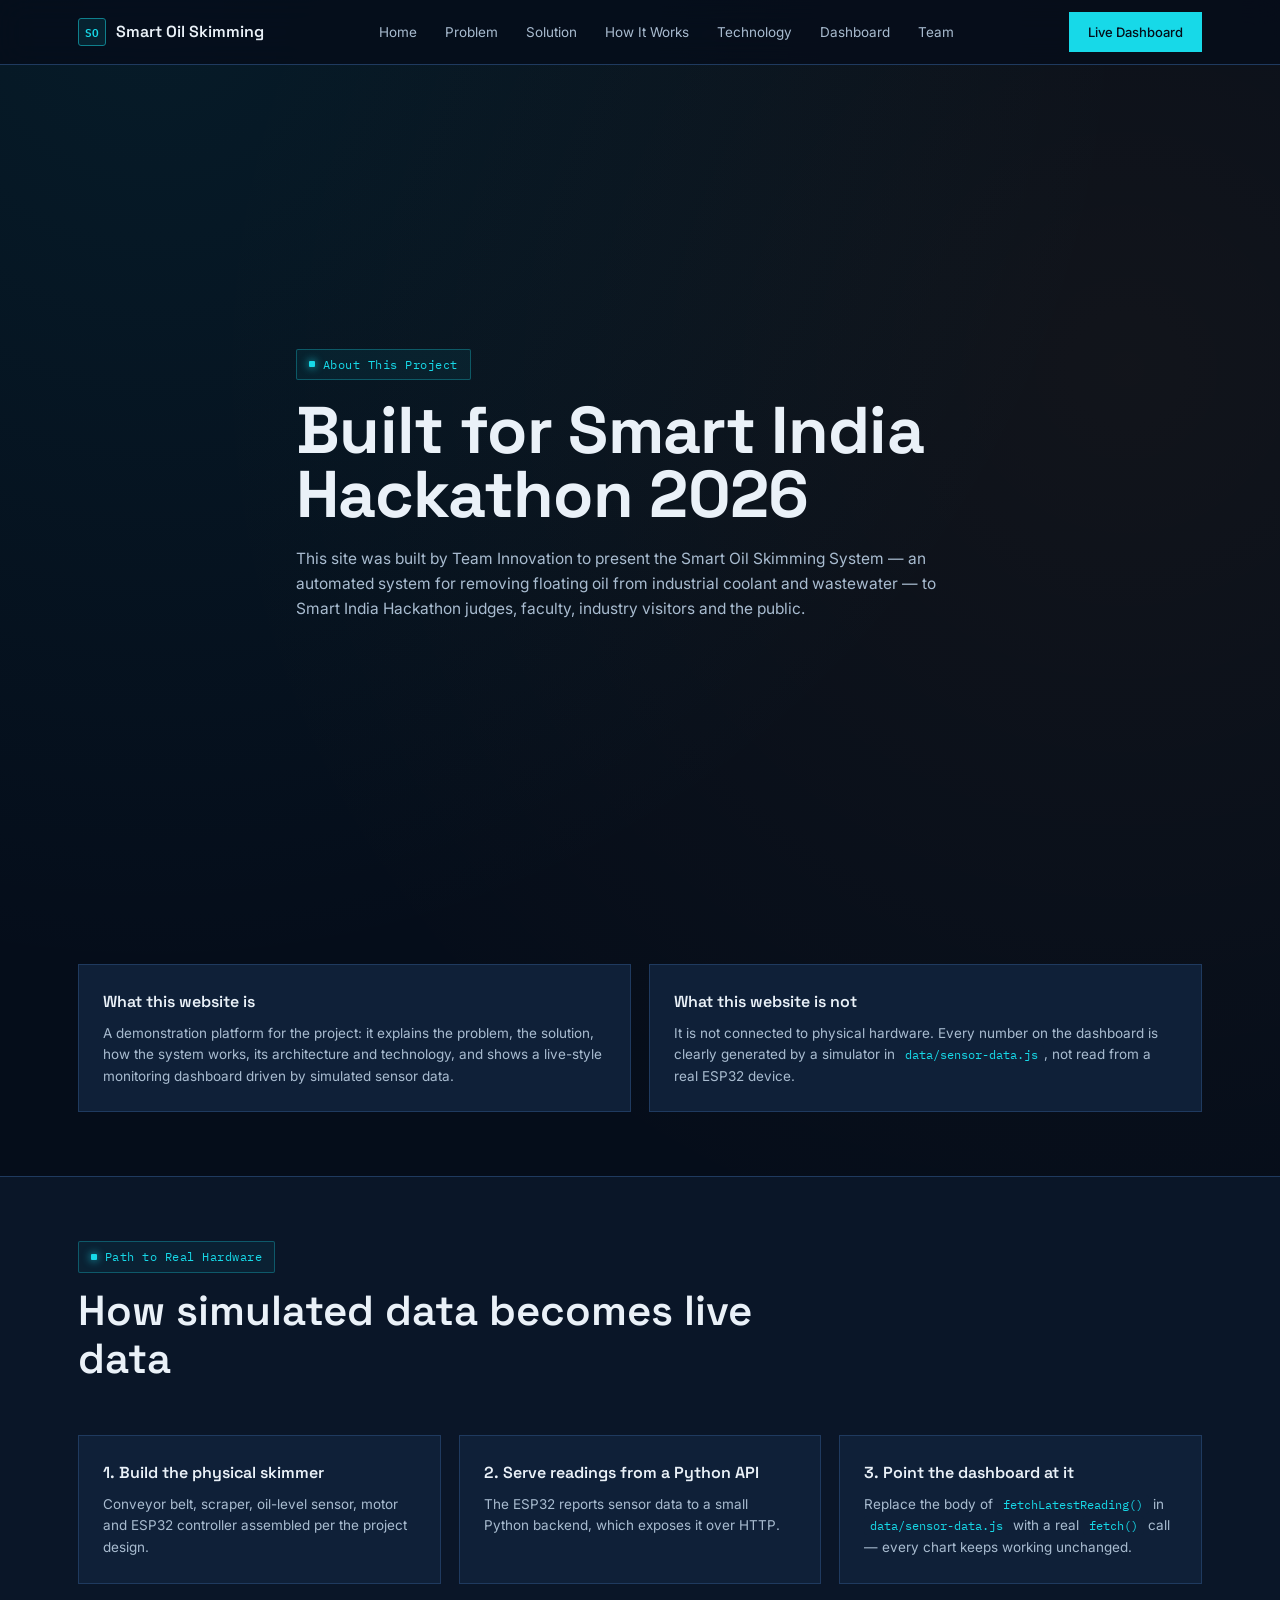
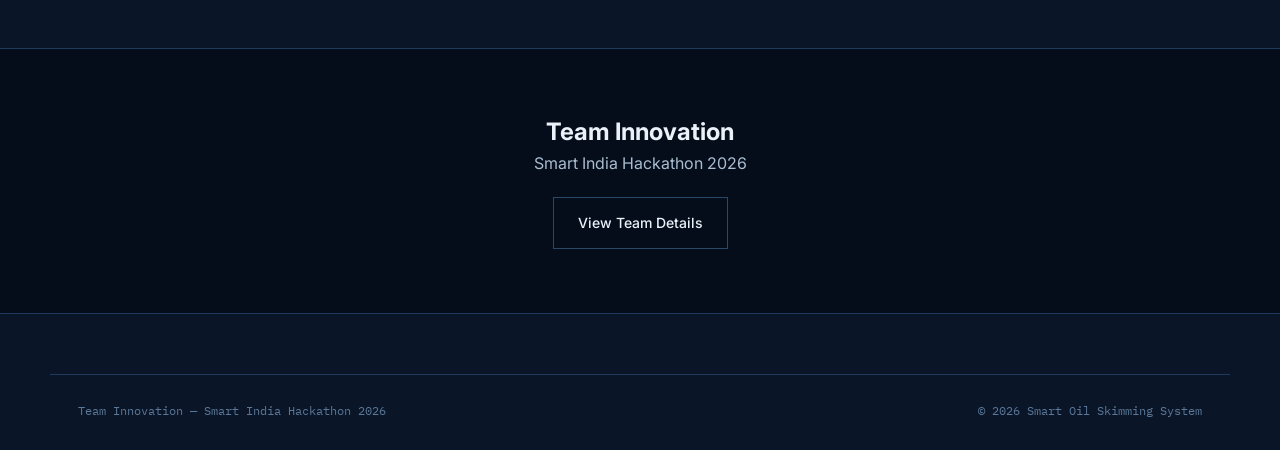
<file: smart-oil-skimming/about.html>
<!DOCTYPE html>
<html lang="en">
<head>
<meta charset="UTF-8">
<meta name="viewport" content="width=device-width, initial-scale=1.0">
<title>About the Project — Smart Oil Skimming System</title>
<link href="https://fonts.googleapis.com/css2?family=Space+Grotesk:wght@500;600;700&family=Inter:wght@400;500;600;700&family=IBM+Plex+Mono:wght@400;500&display=swap" rel="stylesheet">
<link rel="stylesheet" href="css/style.css">
<link rel="stylesheet" href="css/responsive.css">
</head>
<body>

<nav class="navbar">
  <div class="nav-inner">
    <a href="index.html" class="logo"><span class="mark">SO</span>Smart Oil Skimming</a>
    <ul class="nav-links">
      <li><a href="index.html#home">Home</a></li>
      <li><a href="index.html#problem">Problem</a></li>
      <li><a href="index.html#solution">Solution</a></li>
      <li><a href="index.html#how-it-works">How It Works</a></li>
      <li><a href="index.html#technology">Technology</a></li>
      <li><a href="dashboard.html">Dashboard</a></li>
      <li><a href="index.html#team">Team</a></li>
    </ul>
    <div class="nav-cta">
      <a href="dashboard.html" class="btn btn-primary">Live Dashboard</a>
      <button class="hamburger" aria-label="Toggle menu"><span></span><span></span><span></span></button>
    </div>
  </div>
</nav>

<main>
  <section class="hero" style="padding:150px 0 80px;">
    <div class="wrap">
      <span class="eyebrow">About This Project</span>
      <h1 style="font-size:var(--step-3); max-width:16ch;">Built for Smart India Hackathon 2026</h1>
      <p class="lede" style="max-width:64ch;">This site was built by Team Innovation to present the Smart Oil Skimming System — an automated system for removing floating oil from industrial coolant and wastewater — to Smart India Hackathon judges, faculty, industry visitors and the public.</p>
    </div>
  </section>

  <section class="tight">
    <div class="wrap grid-2">
      <div class="card reveal">
        <h3>What this website is</h3>
        <p>A demonstration platform for the project: it explains the problem, the solution, how the system works, its architecture and technology, and shows a live-style monitoring dashboard driven by simulated sensor data.</p>
      </div>
      <div class="card reveal">
        <h3>What this website is not</h3>
        <p>It is not connected to physical hardware. Every number on the dashboard is clearly generated by a simulator in <code>data/sensor-data.js</code>, not read from a real ESP32 device.</p>
      </div>
    </div>
  </section>

  <section class="tight problem">
    <div class="wrap">
      <div class="section-head reveal">
        <span class="eyebrow">Path to Real Hardware</span>
        <h2>How simulated data becomes live data</h2>
      </div>
      <div class="grid-3">
        <div class="card reveal"><h3>1. Build the physical skimmer</h3><p>Conveyor belt, scraper, oil-level sensor, motor and ESP32 controller assembled per the project design.</p></div>
        <div class="card reveal"><h3>2. Serve readings from a Python API</h3><p>The ESP32 reports sensor data to a small Python backend, which exposes it over HTTP.</p></div>
        <div class="card reveal"><h3>3. Point the dashboard at it</h3><p>Replace the body of <code>fetchLatestReading()</code> in <code>data/sensor-data.js</code> with a real <code>fetch()</code> call — every chart keeps working unchanged.</p></div>
      </div>
    </div>
  </section>

  <section class="tight text-center" style="max-width:700px;">
    <div class="wrap">
      <h2>Team Innovation</h2>
      <p style="color:var(--steel-200);">Smart India Hackathon 2026</p>
      <a href="index.html#team" class="btn btn-ghost" style="margin-top:20px;">View Team Details</a>
    </div>
  </section>
</main>

<footer>
  <div class="wrap footer-bottom" style="border-top:var(--border-hair); padding-top:26px;">
    <span>Team Innovation — Smart India Hackathon 2026</span>
    <span>© 2026 Smart Oil Skimming System</span>
  </div>
</footer>

<script src="js/main.js"></script>
<script src="js/animations.js"></script>
</body>
</html>
</file>
<file: smart-oil-skimming/css/style.css>
/* ==========================================================================
   SMART OIL SKIMMING SYSTEM — Core Stylesheet
   Design language: industrial blueprint / live telemetry.
   Palette: deep navy + white + cyan (tech) + green (eco) + amber (oil)
   ========================================================================== */

:root{
  --navy-950:#050d1a;
  --navy-900:#0a1628;
  --navy-800:#0f2038;
  --navy-700:#152a49;
  --steel-500:#5b7899;
  --steel-300:#7f97b3;
  --steel-200:#a9bcd0;
  --white:#eaf1f8;
  --cyan-400:#17d9e8;
  --cyan-600:#0f7f8c;
  --amber-400:#ff9f2e;
  --amber-300:#ffbf6b;
  --green-400:#35c98d;
  --red-400:#ff5c5c;

  --border-hair: 1px solid #1f3a5f;

  --font-display:'Space Grotesk', 'Arial Narrow', sans-serif;
  --font-body:'Inter', -apple-system, BlinkMacSystemFont, sans-serif;
  --font-mono:'IBM Plex Mono', 'Courier New', monospace;
  --step-3: clamp(38px, 5.4vw, 66px);
  --step-2: clamp(28px, 3.6vw, 42px);
  --step-1: 22px;

  --container: 1180px;
}

*,*::before,*::after{box-sizing:border-box;margin:0;padding:0;}
html{scroll-behavior:smooth;}
@media (prefers-reduced-motion: reduce){
  html{scroll-behavior:auto;}
  *{animation-duration:.001ms !important;animation-iteration-count:1 !important;transition-duration:.001ms !important;}
}

body{
  background:
    radial-gradient(circle at 12% 0%, rgba(23,217,232,0.07), transparent 42%),
    radial-gradient(circle at 88% 18%, rgba(255,159,46,0.05), transparent 46%),
    var(--navy-950);
  color:var(--white);
  font-family:var(--font-body);
  font-size:16px;
  line-height:1.6;
  -webkit-font-smoothing:antialiased;
  overflow-x:hidden;
}

img{max-width:100%;display:block;}
a{color:inherit;text-decoration:none;}
ul{list-style:none;}
code{font-family:var(--font-mono);background:var(--navy-800);padding:2px 6px;border-radius:3px;font-size:0.9em;color:var(--cyan-400);}
:focus-visible{outline:2px solid var(--cyan-400);outline-offset:2px;}
.mono{font-family:var(--font-mono);}

.wrap{max-width:var(--container);margin:0 auto;padding:0 28px;}

section{padding:100px 0;position:relative;}
section.tight{padding:64px 0;}
section.problem{background:var(--navy-900);border-top:var(--border-hair);border-bottom:var(--border-hair);}
section.applications{background:var(--navy-900);border-top:var(--border-hair);border-bottom:var(--border-hair);}
.text-center{text-align:center;margin-left:auto;margin-right:auto;}

.eyebrow{
  display:inline-flex;align-items:center;gap:8px;font-family:var(--font-mono);font-size:12px;
  letter-spacing:0.04em;color:var(--cyan-400);border:1px solid rgba(23,217,232,0.3);
  padding:5px 12px;border-radius:2px;background:rgba(23,217,232,0.06);
}
.eyebrow::before{content:"";width:6px;height:6px;background:var(--cyan-400);box-shadow:0 0 8px var(--cyan-400);border-radius:1px;}

.section-head{max-width:680px;margin-bottom:52px;}
.section-head h2{font-family:var(--font-display);font-size:var(--step-2);font-weight:600;line-height:1.15;margin-top:14px;}
.section-head p{color:var(--steel-200);font-size:16.5px;margin-top:14px;max-width:560px;}

.divider-glow{border:none;height:1px;background:linear-gradient(90deg, transparent, var(--cyan-600), transparent);opacity:0.5;}

/* NAVBAR */
.navbar{
  position:fixed;top:0;left:0;right:0;z-index:200;
  background:rgba(5,13,26,0.82);backdrop-filter:blur(14px);border-bottom:var(--border-hair);
  transition:box-shadow .2s ease;
}
.nav-inner{max-width:var(--container);margin:0 auto;padding:0 28px;height:64px;display:flex;align-items:center;justify-content:space-between;}
.logo{display:flex;align-items:center;gap:10px;font-family:var(--font-display);font-weight:600;font-size:16px;color:var(--white);}
.logo .mark{
  width:28px;height:28px;display:inline-flex;align-items:center;justify-content:center;
  background:rgba(23,217,232,0.1);border:1px solid var(--cyan-600);color:var(--cyan-400);
  font-family:var(--font-mono);font-size:11px;border-radius:3px;
}
.nav-links{display:flex;gap:2px;align-items:center;}
.nav-links a{font-size:13.5px;color:var(--steel-200);padding:9px 13px;border-radius:2px;transition:color .18s ease;position:relative;}
.nav-links a:hover,.nav-links a.active{color:var(--white);}
.nav-links a.active::after{content:"";position:absolute;left:13px;right:13px;bottom:4px;height:1px;background:var(--cyan-400);}
.nav-cta{display:flex;align-items:center;gap:14px;}
.nav-cta .btn-ghost{padding:8px 14px;}
.nav-cta .btn-primary{padding:9px 18px;font-size:13px;}

.hamburger{display:none;flex-direction:column;gap:5px;background:none;border:none;padding:8px;}
.hamburger span{width:20px;height:2px;background:var(--white);display:block;transition:transform .2s ease, opacity .2s ease;}
.hamburger.open span:nth-child(1){transform:translateY(7px) rotate(45deg);}
.hamburger.open span:nth-child(2){opacity:0;}
.hamburger.open span:nth-child(3){transform:translateY(-7px) rotate(-45deg);}

/* BUTTONS */
.btn{
  padding:14px 24px;font-size:14px;font-weight:500;border:1px solid transparent;
  display:inline-flex;align-items:center;gap:10px;transition:all .18s ease;font-family:var(--font-body);
}
.btn-primary{background:var(--cyan-400);color:var(--navy-950);}
.btn-primary:hover{box-shadow:0 8px 26px rgba(23,217,232,0.3);transform:translateY(-1px);}
.btn-ghost{border:1px solid #274866;color:var(--white);background:none;}
.btn-ghost:hover{border-color:var(--cyan-400);color:var(--cyan-400);}

/* HERO */
.hero{min-height:100vh;display:flex;align-items:center;padding:120px 0 60px;}
.hero-grid{display:grid;grid-template-columns:1.05fr 0.95fr;gap:56px;align-items:center;}
.hero h1{font-family:var(--font-display);font-size:var(--step-3);line-height:0.98;font-weight:700;letter-spacing:-0.01em;margin-top:18px;}
.sub-lines{font-family:var(--font-mono);font-size:14.5px;color:var(--cyan-400);margin-top:20px;line-height:1.85;}
.lede{margin-top:20px;color:var(--steel-200);max-width:480px;font-size:15.5px;}
.hero-actions{display:flex;gap:14px;margin-top:34px;flex-wrap:wrap;}
.hero-stats{display:flex;gap:30px;margin-top:42px;flex-wrap:wrap;}
.hero-stats .stat{border-left:var(--border-hair);padding-left:14px;}
.hero-stats b{font-family:var(--font-mono);font-size:22px;color:var(--cyan-400);display:block;}
.hero-stats span{font-size:12.5px;color:var(--steel-500);}

.hero-visual{border:var(--border-hair);background:linear-gradient(180deg, rgba(15,32,56,0.6), rgba(5,13,26,0.7));padding:18px;}
.panel-label{display:flex;justify-content:space-between;font-family:var(--font-mono);font-size:10.5px;color:var(--steel-500);margin-bottom:10px;letter-spacing:0.03em;}
.dot-live{width:6px;height:6px;border-radius:50%;background:var(--green-400);display:inline-block;margin-right:6px;box-shadow:0 0 8px var(--green-400);animation:pulse 1.6s infinite;}
@keyframes pulse{0%,100%{opacity:1;}50%{opacity:.25;}}
.hero-visual svg{width:100%;height:auto;}
.flow-oil{animation:flowMove 2.4s ease-in-out infinite;}
@keyframes flowMove{0%,100%{opacity:0.55;}50%{opacity:1;}}
.scan-line{animation:scanMove 1.8s ease-in-out infinite;}
@keyframes scanMove{0%,100%{transform:translateY(0);}50%{transform:translateY(-3px);}}

/* GRIDS / CARDS */
.grid-5{display:grid;grid-template-columns:repeat(5,1fr);gap:16px;}
.grid-3{display:grid;grid-template-columns:repeat(3,1fr);gap:18px;}
.grid-2{display:grid;grid-template-columns:1fr 1fr;gap:18px;}
.card{border:var(--border-hair);background:var(--navy-800);padding:24px;transition:transform .2s ease, border-color .2s ease;}
.card:hover{transform:translateY(-4px);border-color:var(--cyan-600);}
.card .icon{width:34px;height:34px;display:flex;align-items:center;justify-content:center;font-size:19px;color:var(--amber-400);margin-bottom:16px;}
.card h3{font-family:var(--font-display);font-size:16px;font-weight:600;margin-bottom:8px;}
.card p{font-size:13.5px;color:var(--steel-200);}

/* SOLUTION FLOW */
.solution-layout{display:grid;grid-template-columns:0.9fr 1.1fr;gap:64px;align-items:start;}
.flow-diagram{display:flex;flex-direction:column;align-items:stretch;}
.flow-node{padding:14px 18px;border:var(--border-hair);background:var(--navy-800);font-family:var(--font-mono);font-size:13px;letter-spacing:0.03em;text-align:center;}
.flow-node.amber{border-color:rgba(255,159,46,0.4);color:var(--amber-300);}
.flow-arrow{text-align:center;color:var(--cyan-600);font-family:var(--font-mono);padding:4px 0;}

/* HOW IT WORKS */
.steps{display:flex;flex-direction:column;max-width:820px;}
.step{display:grid;grid-template-columns:64px 1fr;gap:22px;padding:24px 0;border-bottom:var(--border-hair);}
.step:last-child{border-bottom:none;}
.step .num{font-family:var(--font-mono);color:var(--cyan-400);font-size:20px;}
.step h3{font-family:var(--font-display);font-size:17px;font-weight:600;margin-bottom:6px;}
.step p{color:var(--steel-200);font-size:14.5px;max-width:520px;}

/* ARCHITECTURE */
.arch-columns{display:grid;grid-template-columns:1.1fr 0.9fr;gap:56px;}
.arch-chain{display:flex;flex-direction:column;}
.arch-block{
  padding:13px 16px;border:var(--border-hair);background:var(--navy-800);
  font-family:var(--font-mono);font-size:12px;text-align:center;position:relative;cursor:default;
  transition:border-color .18s ease, background .18s ease;
}
.arch-block:hover{border-color:var(--cyan-400);background:var(--navy-700);}
.arch-connector{width:1px;height:18px;background:#1f3a5f;margin:0 auto;position:relative;}
.arch-connector::after{content:"";position:absolute;bottom:-1px;left:50%;transform:translateX(-50%);border:4px solid transparent;border-top-color:#1f3a5f;}
.arch-block .tip{
  display:none;position:absolute;left:50%;top:105%;transform:translateX(-50%);width:230px;
  background:var(--navy-950);border:1px solid var(--cyan-600);padding:10px 12px;z-index:5;
  font-family:var(--font-body);font-size:12px;color:var(--steel-200);text-align:left;line-height:1.5;
}
.arch-block:hover .tip{display:block;}
.iot-side{border-left:var(--border-hair);padding-left:36px;}

/* TECH STACK */
.tech-grid{display:grid;grid-template-columns:repeat(3,1fr);gap:14px;}
.tech-card{padding:22px 20px;border:var(--border-hair);background:var(--navy-800);}
.tech-card h4{font-family:var(--font-mono);font-size:11px;color:var(--cyan-400);letter-spacing:0.05em;margin-bottom:14px;text-transform:uppercase;}
.tech-card ul li{font-size:13.5px;color:var(--steel-200);padding:4px 0;}

/* IMPACT CHAIN */
.impact-chain{display:flex;align-items:center;justify-content:space-between;gap:10px;flex-wrap:wrap;margin-bottom:44px;}
.impact-chain .node{font-family:var(--font-mono);font-size:11.5px;text-align:center;border:var(--border-hair);padding:14px 12px;flex:1;min-width:110px;background:var(--navy-800);}
.impact-chain .arrow{color:var(--green-400);font-size:18px;}

/* CHECK LISTS */
.check-list{display:grid;grid-template-columns:1fr 1fr;gap:4px 32px;}
.check-list li{display:flex;gap:10px;font-size:14.5px;color:var(--steel-200);padding:11px 0;border-bottom:var(--border-hair);}
.check-list .tick{color:var(--cyan-400);font-family:var(--font-mono);flex-shrink:0;}

/* CHALLENGES */
.challenge-row{display:grid;grid-template-columns:1fr 1fr;border:var(--border-hair);border-bottom:none;}
.challenge-row:last-child{border-bottom:var(--border-hair);}
.challenge-row > div{padding:20px 24px;font-size:14.5px;color:var(--white);}
.challenge-row .col-strategy{border-left:var(--border-hair);}
.ch-label,.st-label{font-family:var(--font-mono);font-size:10.5px;letter-spacing:0.05em;display:block;margin-bottom:8px;}
.ch-label{color:var(--amber-400);}
.st-label{color:var(--green-400);}

/* RESEARCH */
.research-list{display:grid;grid-template-columns:1fr 1fr;gap:12px;}
.research-item{padding:16px 20px;border:var(--border-hair);background:var(--navy-800);}
.r-title{font-size:13.5px;color:var(--white);margin-bottom:4px;}
.r-tag{font-family:var(--font-mono);font-size:10.5px;color:var(--steel-500);letter-spacing:0.03em;}
.dash-note{font-size:13px;color:var(--steel-500);margin-top:20px;font-style:italic;}

/* TEAM */
.team-meta{display:grid;grid-template-columns:repeat(4,1fr);gap:14px;margin:36px 0;}
.team-meta .m{padding:16px 18px;border:var(--border-hair);background:var(--navy-800);}
.team-meta label{font-family:var(--font-mono);font-size:10px;color:var(--cyan-400);letter-spacing:0.04em;display:block;margin-bottom:8px;text-transform:uppercase;}
.team-meta span[contenteditable]{font-size:13.5px;color:var(--white);border-bottom:1px dashed #274866;padding-bottom:3px;display:inline-block;outline:none;}
.team-meta span[contenteditable]:focus{border-color:var(--cyan-400);}

.team-grid{display:grid;grid-template-columns:repeat(3,1fr);gap:16px;}
.team-card{padding:22px;border:var(--border-hair);background:var(--navy-800);}
.team-card .avatar{width:42px;height:42px;border:1px solid var(--cyan-600);display:flex;align-items:center;justify-content:center;font-family:var(--font-mono);color:var(--cyan-400);font-size:12px;margin-bottom:14px;}
.team-card > div[contenteditable]{font-family:var(--font-display);font-size:15px;font-weight:600;outline:none;border-bottom:1px dashed transparent;}
.team-card > div[contenteditable]:focus{border-color:var(--cyan-400);}
.team-card .role{font-family:var(--font-mono);font-size:11px;color:var(--steel-500);margin-top:6px;outline:none;}
.team-card .role:focus{color:var(--cyan-400);}
.edit-hint{font-size:12.5px;color:var(--steel-500);margin-top:22px;font-style:italic;}

/* CTA BANNER */
.cta-banner{display:flex;justify-content:space-between;align-items:center;gap:24px;flex-wrap:wrap;border:var(--border-hair);background:linear-gradient(90deg, rgba(23,217,232,0.05), transparent);padding:34px 36px;}
.cta-banner h3{font-family:var(--font-display);font-size:20px;margin-bottom:8px;}
.cta-banner p{color:var(--steel-200);font-size:14px;max-width:440px;}

/* FOOTER */
footer{border-top:var(--border-hair);padding:60px 0 30px;background:var(--navy-900);}
.footer-grid{display:grid;grid-template-columns:1.3fr 1fr 1fr;gap:40px;margin-bottom:44px;}
.footer-brand h3{font-family:var(--font-display);font-size:18px;font-weight:600;}
.footer-brand p{color:var(--steel-500);font-size:13px;margin-top:14px;max-width:280px;}
.footer-cols h4{font-family:var(--font-mono);font-size:10.5px;color:var(--cyan-400);letter-spacing:0.05em;margin-bottom:14px;text-transform:uppercase;}
.footer-cols a{display:block;font-size:13.5px;color:var(--steel-200);padding:5px 0;transition:color .15s;}
.footer-cols a:hover{color:var(--white);}
.footer-bottom{border-top:var(--border-hair);padding-top:22px;display:flex;justify-content:space-between;color:var(--steel-500);font-size:12px;font-family:var(--font-mono);flex-wrap:wrap;gap:10px;}

/* SCROLL REVEAL */
.reveal{opacity:0;transform:translateY(16px);transition:opacity .6s ease, transform .6s ease;}
.reveal.in{opacity:1;transform:translateY(0);}
</file>
<file: smart-oil-skimming/css/responsive.css>
/* ==========================================================================
   RESPONSIVE RULES
   ========================================================================== */

@media (max-width: 1080px) {
  .grid-5 { grid-template-columns: repeat(3, 1fr); }
  .tech-grid { grid-template-columns: repeat(2, 1fr); }
  .team-meta { grid-template-columns: repeat(2, 1fr); }
}

@media (max-width: 940px) {
  .hero-grid { grid-template-columns: 1fr; }
  .hero-visual { order: -1; }
  .solution-layout { grid-template-columns: 1fr; }
  .arch-columns { grid-template-columns: 1fr; }
  .iot-side { border-left: none; padding-left: 0; border-top: var(--border-hair); padding-top: 30px; margin-top: 10px; }
  .grid-3 { grid-template-columns: repeat(2, 1fr); }
  .grid-2 { grid-template-columns: 1fr; }
  .footer-grid { grid-template-columns: 1fr 1fr; }
}

@media (max-width: 760px) {
  .nav-links { display: none; }
  .nav-cta .btn-ghost { display: none; }
  .hamburger { display: flex; }

  .nav-links.mobile-open {
    display: flex;
    flex-direction: column;
    position: fixed;
    top: 64px; left: 0; right: 0;
    background: var(--navy-900);
    border-bottom: var(--border-hair);
    padding: 20px 32px 26px;
    gap: 16px;
  }

  .hero { padding: 130px 0 70px; }
  section { padding: 70px 0; }
  .wrap { padding: 0 20px; }

  .grid-3, .grid-5, .grid-2, .team-grid, .team-meta, .tech-grid { grid-template-columns: 1fr; }
  .check-list { grid-template-columns: 1fr; }
  .challenge-row { grid-template-columns: 1fr; }
  .challenge-row .col-strategy { border-left: none; border-top: var(--border-hair); }
  .footer-grid { grid-template-columns: 1fr; gap: 34px; }
  .impact-chain { flex-direction: column; }
  .impact-chain .arrow { transform: rotate(90deg); }
  .step { grid-template-columns: 56px 1fr; }
  .cta-banner { flex-direction: column; align-items: flex-start; text-align: left; }
}

@media (max-width: 480px) {
  .hero-actions { flex-direction: column; align-items: stretch; }
  .hero-stats { gap: 22px; }
  .team-meta { grid-template-columns: 1fr; }
}
</file>
